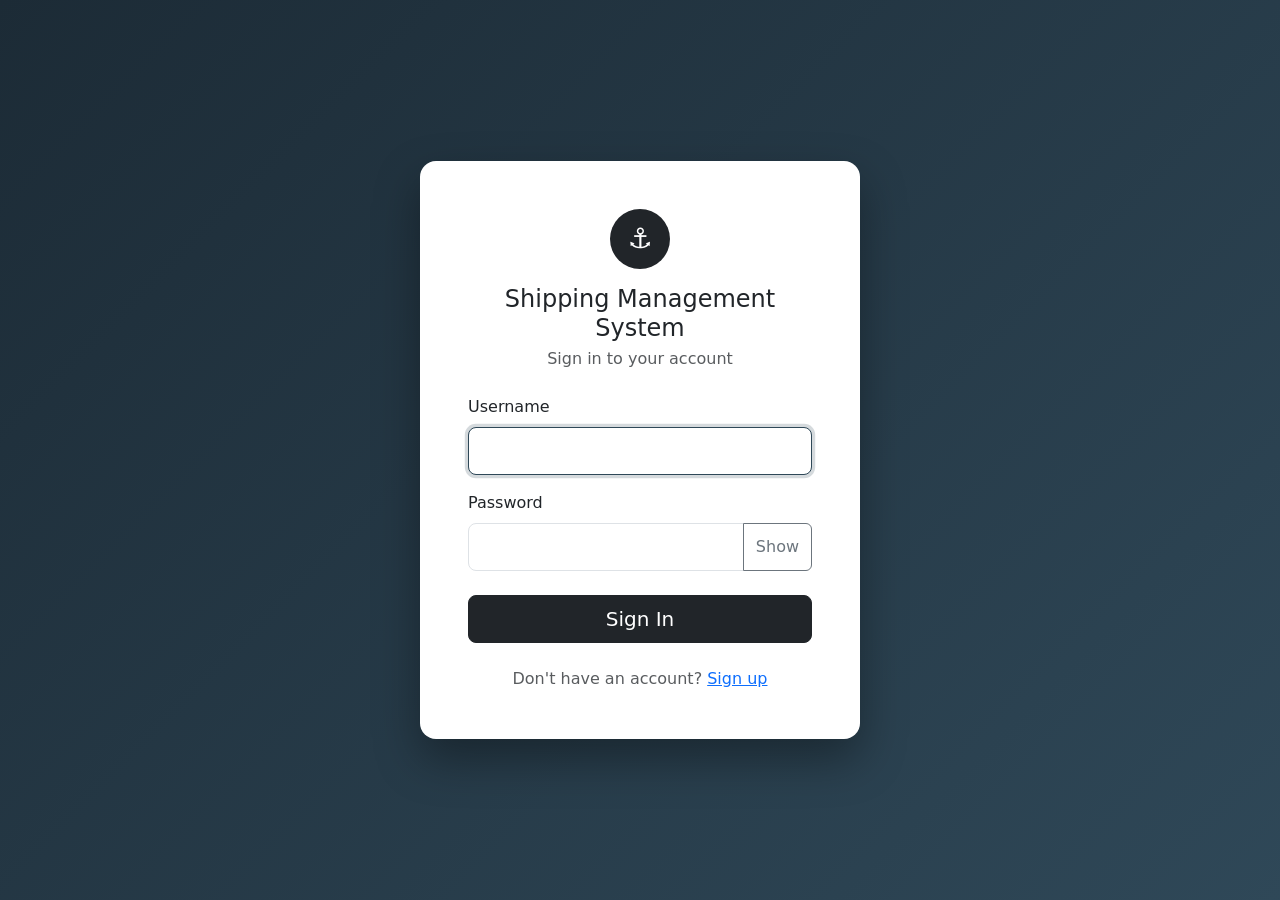
<file: TrainingShippingSystem/Frontend/index.html>
﻿

<!DOCTYPE html>
<html lang="en">

<head>
    <meta charset="UTF-8">

    <meta name="viewport"
          content="width=device-width, initial-scale=1.0">

    <title>Shipping Management System</title>

    <link href="https://cdn.jsdelivr.net/npm/bootstrap@5.3.3/dist/css/bootstrap.min.css"
          rel="stylesheet">

    <link rel="stylesheet" href="css/style.css">
</head>

<body>

    <!-- Navigation -->
    <nav class="navbar navbar-expand-lg navbar-dark bg-dark">
        <div class="container">

            <a class="navbar-brand" href="index.html">
                Shipping Management System
            </a>

            <button class="navbar-toggler"
                    type="button"
                    data-bs-toggle="collapse"
                    data-bs-target="#navbarNav">
                <span class="navbar-toggler-icon"></span>
            </button>

            <div class="collapse navbar-collapse" id="navbarNav">

                <ul class="navbar-nav ms-auto align-items-lg-center">

                    <li class="nav-item">
                        <a class="nav-link active" href="index.html">Dashboard</a>
                    </li>

                    <li class="nav-item">
                        <a class="nav-link" href="clients.html">Clients</a>
                    </li>

                    <li class="nav-item">
                        <a class="nav-link" href="voyages.html">Voyages</a>
                    </li>

                    <li class="nav-item">
                        <a class="nav-link" href="bills.html">Bills</a>
                    </li>

                    <li class="nav-item">
                        <a class="nav-link" href="containers.html">Containers</a>
                    </li>

                    <li class="nav-item">
                        <a class="nav-link" href="reports.html">Reports</a>
                    </li>

                    <li class="nav-item">
                        <a class="nav-link" href="audit-logs.html">Audit Logs</a>
                    </li>

                    <li class="nav-item nav-user">
                        <span class="nav-user-name" id="currentUser"></span>
                        <a href="#" class="nav-logout" onclick="logout(); return false;">Logout</a>
                    </li>

                </ul>

            </div>
        </div>
    </nav>


    <div class="container">

        <!-- Page Title -->
        <div class="text-center">

            <h1 class="page-title">
                Shipping Management System
            </h1>

            <p class="lead">
                Manage Clients, Voyages, Bills and Containers in one place
            </p>

        </div>


        <!-- Dashboard Statistics -->
        <div class="row mt-5">

            <div class="col-md-3 mb-4">

                <div class="card text-center p-4">

                    <h5>Total Clients</h5>

                    <h2 id="totalClients">
                        0
                    </h2>

                </div>

            </div>


            <div class="col-md-3 mb-4">

                <div class="card text-center p-4">

                    <h5>Total Voyages</h5>

                    <h2 id="totalVoyages">
                        0
                    </h2>

                </div>

            </div>


            <div class="col-md-3 mb-4">

                <div class="card text-center p-4">

                    <h5>Total Bills</h5>

                    <h2 id="totalBills">
                        0
                    </h2>

                </div>

            </div>


            <div class="col-md-3 mb-4">

                <div class="card text-center p-4">

                    <h5>Total Containers</h5>

                    <h2 id="totalContainers">
                        0
                    </h2>

                </div>

            </div>

        </div>


        <!-- System Modules -->
        <div class="row mt-4">

            <div class="col-md-4 mb-4">

                <div class="card text-center p-4">

                    <h4>Clients</h4>

                    <p>
                        Manage shipping clients.
                    </p>

                    <a href="clients.html"
                       class="btn btn-primary">

                        Manage Clients

                    </a>

                </div>

            </div>


            <div class="col-md-4 mb-4">

                <div class="card text-center p-4">

                    <h4>Voyages</h4>

                    <p>
                        Manage shipping voyages.
                    </p>

                    <a href="voyages.html"
                       class="btn btn-primary">

                        Manage Voyages

                    </a>

                </div>

            </div>


            <div class="col-md-4 mb-4">

                <div class="card text-center p-4">

                    <h4>Bills</h4>

                    <p>
                        Manage shipping bills.
                    </p>

                    <a href="bills.html"
                       class="btn btn-primary">

                        Manage Bills

                    </a>

                </div>

            </div>


            <div class="col-md-6 mb-4">

                <div class="card text-center p-4">

                    <h4>Containers</h4>

                    <p>
                        Manage shipping containers.
                    </p>

                    <a href="containers.html"
                       class="btn btn-primary">

                        Manage Containers

                    </a>

                </div>

            </div>


            <div class="col-md-6 mb-4">

                <div class="card text-center p-4">

                    <h4>Reports</h4>

                    <p>
                        View shipping summary reports.
                    </p>

                    <a href="reports.html"
                       class="btn btn-success">

                        View Reports

                    </a>

                </div>

            </div>

        </div>

    </div>


    <!-- jQuery -->
    <script src="https://code.jquery.com/jquery-3.7.1.min.js"></script>

    <!-- Auth (لازم بعد jQuery وقبل ملف الصفحة) -->
    <script src="js/auth.js"></script>

    <!-- Dashboard JavaScript -->
    <script src="js/dashboard.js"></script>

    <!-- Bootstrap -->
    <script src="https://cdn.jsdelivr.net/npm/bootstrap@5.3.3/dist/js/bootstrap.bundle.min.js">
    </script>

</body>

</html>
</file>
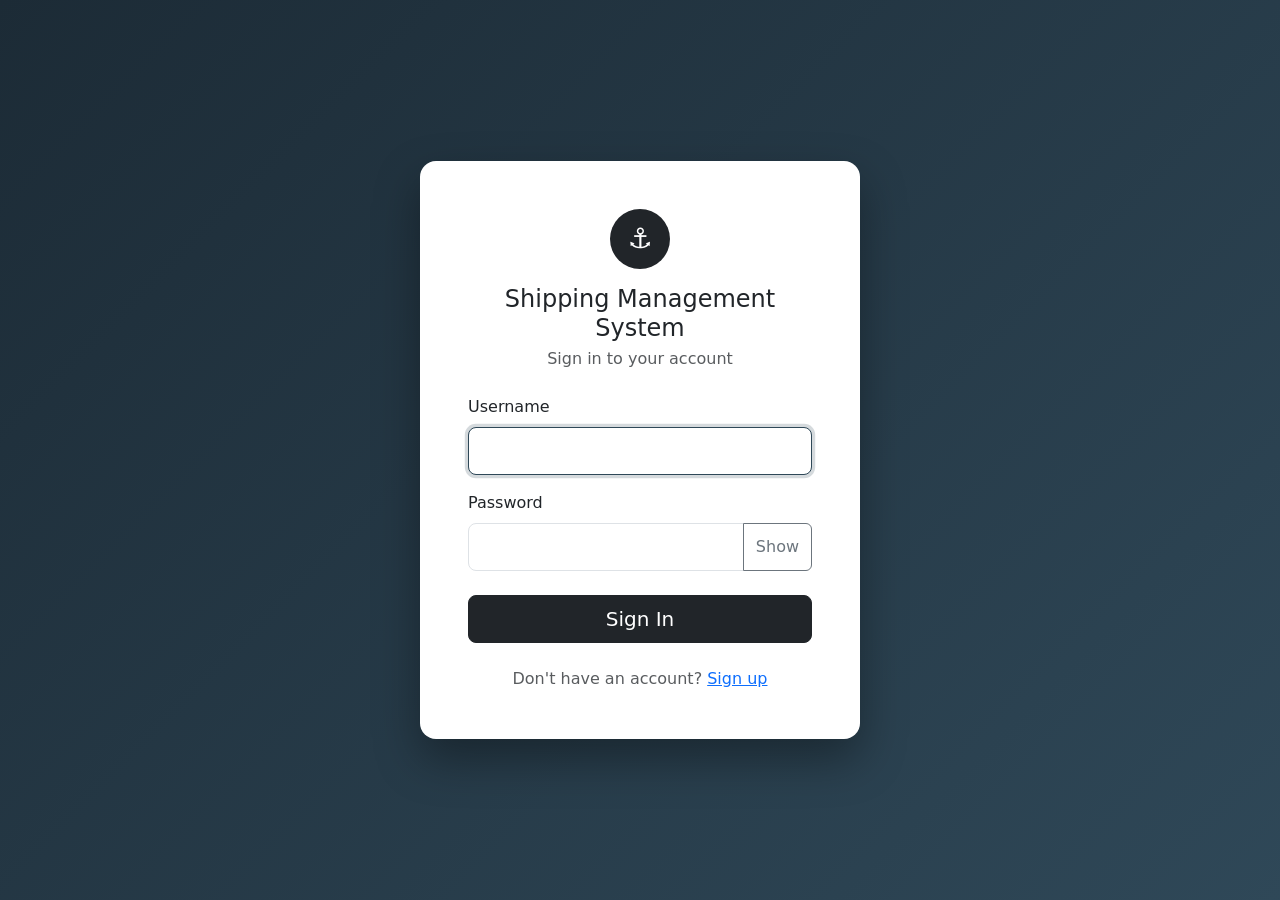
<file: TrainingShippingSystem/Frontend/audit-logs.html>
﻿<!DOCTYPE html>
<html lang="en">
<head>
    <meta charset="UTF-8">
    <meta name="viewport" content="width=device-width, initial-scale=1.0">

    <title>Audit Logs - Shipping Management System</title>

    <link href="https://cdn.jsdelivr.net/npm/bootstrap@5.3.3/dist/css/bootstrap.min.css"
          rel="stylesheet">

    <link rel="stylesheet" href="css/style.css">
</head>

<body>

    <nav class="navbar navbar-expand-lg navbar-dark bg-dark">
        <div class="container">

            <a class="navbar-brand" href="index.html">
                Shipping Management System
            </a>

            <button class="navbar-toggler"
                    type="button"
                    data-bs-toggle="collapse"
                    data-bs-target="#navbarNav">
                <span class="navbar-toggler-icon"></span>
            </button>

            <div class="collapse navbar-collapse" id="navbarNav">

                <ul class="navbar-nav ms-auto align-items-lg-center">

                    <li class="nav-item">
                        <a class="nav-link " href="index.html">Dashboard</a>
                    </li>

                    <li class="nav-item">
                        <a class="nav-link" href="clients.html">Clients</a>
                    </li>

                    <li class="nav-item">
                        <a class="nav-link" href="voyages.html">Voyages</a>
                    </li>

                    <li class="nav-item">
                        <a class="nav-link" href="bills.html">Bills</a>
                    </li>

                    <li class="nav-item">
                        <a class="nav-link" href="containers.html">Containers</a>
                    </li>

                    <li class="nav-item">
                        <a class="nav-link" href="reports.html">Reports</a>
                    </li>

                    <li class="nav-item">
                        <a class="nav-link active" href="audit-logs.html">Audit Logs</a>
                    </li>

                    <li class="nav-item nav-user">
                        <span class="nav-user-name" id="currentUser"></span>
                        <a href="#" class="nav-logout" onclick="logout(); return false;">Logout</a>
                    </li>

                </ul>

            </div>
        </div>
    </nav>

    <div class="container">

        <div class="d-flex justify-content-between align-items-center flex-wrap mb-4">
            <div>
                <h2 class="page-title mb-1">Audit Trail</h2>
                <p class="text-muted mb-0">
                    Monitor and review all activities performed in the system.
                </p>
            </div>

            <button class="btn btn-dark mt-3 mt-md-0" id="refreshBtn">
                Refresh Logs
            </button>
        </div>

        <!-- Statistics -->
        <div class="row mb-4">

            <div class="col-md-4 mb-3">
                <div class="card audit-stat-card">
                    <div class="card-body">
                        <p class="text-muted mb-1">Total Activities</p>
                        <h3 id="totalActivities">0</h3>
                    </div>
                </div>
            </div>

            <div class="col-md-4 mb-3">
                <div class="card audit-stat-card">
                    <div class="card-body">
                        <p class="text-muted mb-1">Current Page</p>
                        <h3 id="currentPage">1</h3>
                    </div>
                </div>
            </div>

            <div class="col-md-4 mb-3">
                <div class="card audit-stat-card">
                    <div class="card-body">
                        <p class="text-muted mb-1">Total Pages</p>
                        <h3 id="totalPages">0</h3>
                    </div>
                </div>
            </div>

        </div>

        <!-- Filters -->
        <div class="card form-card">
            <div class="card-body">

                <h5 class="mb-3">Search & Filters</h5>

                <form id="filterForm">

                    <div class="row g-3">

                        <div class="col-md-4">
                            <label for="searchInput" class="form-label">
                                Search
                            </label>
                            <input type="text"
                                   class="form-control"
                                   id="searchInput"
                                   placeholder="Search by description or record ID">
                        </div>

                        <div class="col-md-4">
                            <label for="userFilter" class="form-label">
                                User
                            </label>
                            <select class="form-select" id="userFilter">
                                <option value="">All Users</option>
                            </select>
                        </div>

                        <div class="col-md-4">
                            <label for="moduleFilter" class="form-label">
                                Module
                            </label>
                            <select class="form-select" id="moduleFilter">
                                <option value="">All Modules</option>
                            </select>
                        </div>

                        <div class="col-md-4">
                            <label for="actionFilter" class="form-label">
                                Action Type
                            </label>
                            <select class="form-select" id="actionFilter">
                                <option value="">All Actions</option>
                                <option value="LOGIN">LOGIN</option>
                                <option value="CREATE">CREATE</option>
                                <option value="UPDATE">UPDATE</option>
                                <option value="DELETE">DELETE</option>
                            </select>
                        </div>

                        <div class="col-md-4">
                            <label for="fromDate" class="form-label">
                                From Date
                            </label>
                            <input type="date"
                                   class="form-control"
                                   id="fromDate">
                        </div>

                        <div class="col-md-4">
                            <label for="toDate" class="form-label">
                                To Date
                            </label>
                            <input type="date"
                                   class="form-control"
                                   id="toDate">
                        </div>

                        <div class="col-md-4">
                            <label for="pageSize" class="form-label">
                                Records Per Page
                            </label>
                            <select class="form-select" id="pageSize">
                                <option value="5">5</option>
                                <option value="10" selected>10</option>
                                <option value="20">20</option>
                                <option value="50">50</option>
                            </select>
                        </div>

                        <div class="col-md-8 d-flex align-items-end gap-2">
                            <button type="submit" class="btn btn-primary">
                                Apply Filters
                            </button>

                            <button type="button"
                                    class="btn btn-outline-secondary"
                                    id="resetBtn">
                                Reset
                            </button>
                        </div>

                    </div>

                </form>

            </div>
        </div>

        <!-- Audit Logs Table -->
        <div class="table-container">

            <div class="d-flex justify-content-between align-items-center mb-3">
                <h5 class="mb-0">Activity History</h5>
                <span class="text-muted small" id="resultsInfo">
                    Loading records...
                </span>
            </div>

            <div id="errorMessage"
                 class="alert alert-danger d-none"
                 role="alert">
            </div>

            <div id="loadingMessage" class="text-center py-4">
                Loading audit logs...
            </div>

            <div class="table-responsive">
                <table class="table table-hover align-middle">

                    <thead class="table-dark">
                        <tr>
                            <th>ID</th>
                            <th>Date & Time</th>
                            <th>User</th>
                            <th>Module</th>
                            <th>Action</th>
                            <th>Record ID</th>
                            <th>Description</th>
                            <th>Details</th>
                        </tr>
                    </thead>

                    <tbody id="auditLogsTableBody">
                    </tbody>

                </table>
            </div>

            <div id="emptyMessage"
                 class="text-center text-muted py-4 d-none">
                No audit logs found.
            </div>

            <!-- Pagination -->
            <div class="d-flex justify-content-between align-items-center flex-wrap mt-3">

                <div class="text-muted small mb-2" id="paginationInfo">
                </div>

                <nav aria-label="Audit logs pagination">
                    <ul class="pagination mb-0" id="pagination">
                    </ul>
                </nav>

            </div>

        </div>

    </div>

    <!-- Details Modal -->
    <div class="modal fade"
         id="detailsModal"
         tabindex="-1"
         aria-labelledby="detailsModalLabel"
         aria-hidden="true">

        <div class="modal-dialog modal-lg modal-dialog-centered">

            <div class="modal-content">

                <div class="modal-header bg-dark text-white">
                    <h5 class="modal-title" id="detailsModalLabel">
                        Audit Log Details
                    </h5>

                    <button type="button"
                            class="btn-close btn-close-white"
                            data-bs-dismiss="modal"
                            aria-label="Close">
                    </button>
                </div>

                <div class="modal-body">

                    <div id="detailsLoading" class="text-center py-3">
                        Loading details...
                    </div>

                    <div id="detailsError"
                         class="alert alert-danger d-none">
                    </div>

                    <div id="detailsContent" class="d-none">

                        <div class="row mb-3">

                            <div class="col-md-6">
                                <strong>Log ID:</strong>
                                <span id="detailLogId"></span>
                            </div>

                            <div class="col-md-6">
                                <strong>User:</strong>
                                <span id="detailUser"></span>
                            </div>

                            <div class="col-md-6 mt-2">
                                <strong>Module:</strong>
                                <span id="detailModule"></span>
                            </div>

                            <div class="col-md-6 mt-2">
                                <strong>Action:</strong>
                                <span id="detailAction"></span>
                            </div>

                            <div class="col-12 mt-2">
                                <strong>Description:</strong>
                                <span id="detailDescription"></span>
                            </div>

                        </div>

                        <hr>

                        <h6 class="mb-3" id="detailsTitle">Changed Fields</h6>

                        <div class="table-responsive" id="detailsTableWrapper">
                            <table class="table table-bordered table-hover">

                                <thead class="table-light" id="detailsTableHead">
                                    <tr>
                                        <th>Field Name</th>
                                        <th>Old Value</th>
                                        <th>New Value</th>
                                    </tr>
                                </thead>

                                <tbody id="detailsTableBody">
                                </tbody>

                            </table>
                        </div>

                        <div id="noDetailsMessage"
                             class="alert alert-info d-none">
                            No field changes were recorded for this activity.
                        </div>

                    </div>

                </div>

                <div class="modal-footer">
                    <button type="button"
                            class="btn btn-secondary"
                            data-bs-dismiss="modal">
                        Close
                    </button>
                </div>

            </div>

        </div>
    </div>

    <script src="https://code.jquery.com/jquery-3.7.1.min.js"></script>

    <script src="js/auth.js"></script>

    <script src="https://cdn.jsdelivr.net/npm/bootstrap@5.3.3/dist/js/bootstrap.bundle.min.js"></script>

    <script src="js/audit-logs.js"></script>

</body>
</html>
</file>
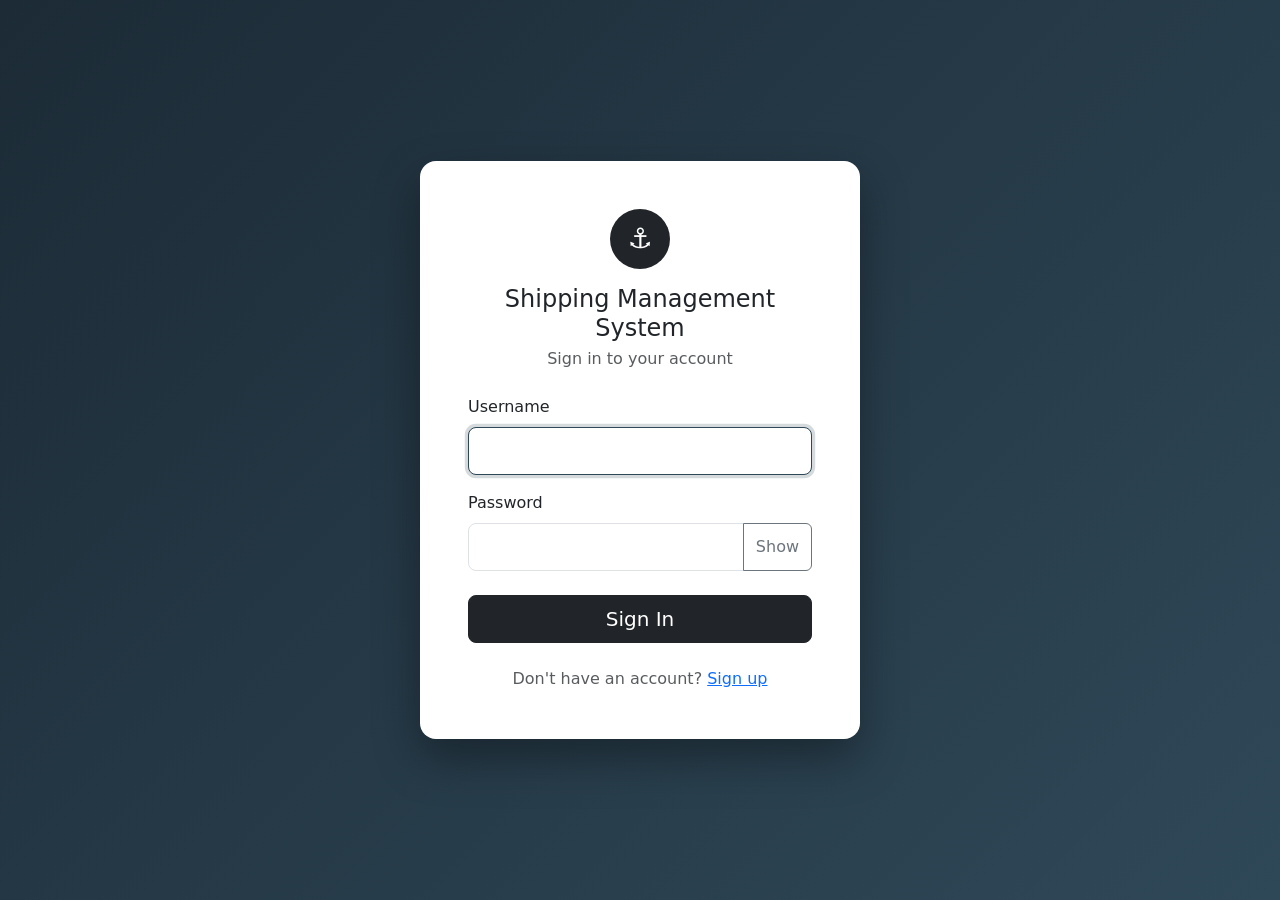
<file: TrainingShippingSystem/Frontend/login.html>
﻿<!DOCTYPE html>
<html lang="en">
<head>
    <meta charset="utf-8" />
    <meta name="viewport" content="width=device-width, initial-scale=1" />
    <title>Sign In - Shipping Management</title>
    <link href="https://cdn.jsdelivr.net/npm/bootstrap@5.3.3/dist/css/bootstrap.min.css" rel="stylesheet" />
    <link href="css/auth.css" rel="stylesheet" />
</head>
<body class="auth-page">

    <div class="container">
        <div class="card auth-card mx-auto">
            <div class="card-body p-4 p-md-5">

                <div class="text-center mb-4">
                    <div class="auth-logo">&#9875;</div>
                    <h4 class="mt-3 mb-1">Shipping Management System</h4>
                    <p class="text-muted mb-0">Sign in to your account</p>
                </div>

                <div id="message"></div>

                <form id="loginForm" novalidate>

                    <div class="mb-3">
                        <label class="form-label" for="username">Username</label>
                        <input type="text" id="username"
                               class="form-control form-control-lg"
                               autocomplete="username" />
                    </div>

                    <div class="mb-4">
                        <label class="form-label" for="password">Password</label>
                        <div class="input-group">
                            <input type="password" id="password"
                                   class="form-control form-control-lg"
                                   autocomplete="current-password" />
                            <button type="button"
                                    class="btn btn-outline-secondary toggle-password"
                                    data-target="#password">
                                Show
                            </button>
                        </div>
                    </div>

                    <button type="submit" id="loginBtn" class="btn btn-dark btn-lg w-100">
                        <span class="spinner-border spinner-border-sm me-2 d-none"
                              id="loginSpinner"></span>
                        <span id="loginBtnText">Sign In</span>
                    </button>

                </form>

                <p class="text-center text-muted mt-4 mb-0">
                    Don't have an account?
                    <a href="register.html">Sign up</a>
                </p>

            </div>
        </div>
    </div>

    <script src="https://code.jquery.com/jquery-3.7.1.min.js"></script>
    <script src="js/auth.js"></script>
    <script src="js/login.js"></script>
</body>
</html>
</file>
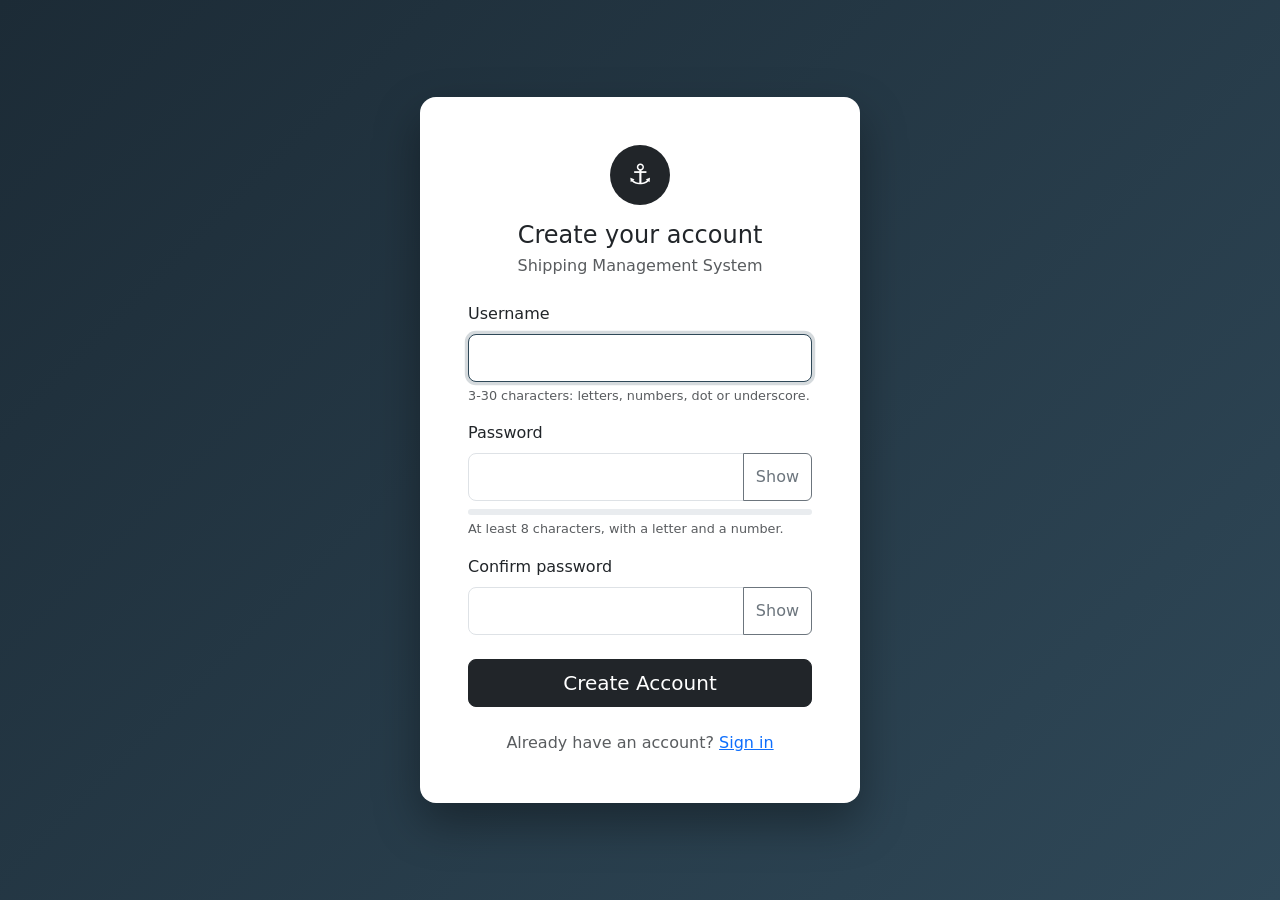
<file: TrainingShippingSystem/Frontend/register.html>
﻿<!DOCTYPE html>
<html lang="en">
<head>
    <meta charset="utf-8" />
    <meta name="viewport" content="width=device-width, initial-scale=1" />
    <title>Sign Up - Shipping Management</title>
    <link href="https://cdn.jsdelivr.net/npm/bootstrap@5.3.3/dist/css/bootstrap.min.css" rel="stylesheet" />
    <link href="css/auth.css" rel="stylesheet" />
</head>
<body class="auth-page">

    <div class="container">
        <div class="card auth-card mx-auto">
            <div class="card-body p-4 p-md-5">

                <div class="text-center mb-4">
                    <div class="auth-logo">&#9875;</div>
                    <h4 class="mt-3 mb-1">Create your account</h4>
                    <p class="text-muted mb-0">Shipping Management System</p>
                </div>

                <div id="message"></div>

                <form id="registerForm" novalidate>

                    <div class="mb-3">
                        <label class="form-label" for="username">Username</label>
                        <input type="text" id="username"
                               class="form-control form-control-lg"
                               autocomplete="username" maxlength="30" />
                        <div id="usernameError" class="text-danger small mt-1"></div>
                        <div class="form-text password-hint">
                            3-30 characters: letters, numbers, dot or underscore.
                        </div>
                    </div>

                    <div class="mb-3">
                        <label class="form-label" for="password">Password</label>
                        <div class="input-group">
                            <input type="password" id="password"
                                   class="form-control form-control-lg"
                                   autocomplete="new-password" maxlength="100" />
                            <button type="button"
                                    class="btn btn-outline-secondary toggle-password"
                                    data-target="#password">
                                Show
                            </button>
                        </div>
                        <div class="progress mt-2" style="height: 6px;">
                            <div id="strengthBar" class="progress-bar" style="width: 0%;"></div>
                        </div>
                        <small id="strengthText" class="text-muted"></small>
                        <div id="passwordError" class="text-danger small mt-1"></div>
                        <div class="form-text password-hint">
                            At least 8 characters, with a letter and a number.
                        </div>
                    </div>

                    <div class="mb-4">
                        <label class="form-label" for="confirmPassword">Confirm password</label>
                        <div class="input-group">
                            <input type="password" id="confirmPassword"
                                   class="form-control form-control-lg"
                                   autocomplete="new-password" maxlength="100" />
                            <button type="button"
                                    class="btn btn-outline-secondary toggle-password"
                                    data-target="#confirmPassword">
                                Show
                            </button>
                        </div>
                        <div id="confirmPasswordError" class="text-danger small mt-1"></div>
                    </div>

                    <button type="submit" id="registerBtn" class="btn btn-dark btn-lg w-100">
                        <span class="spinner-border spinner-border-sm me-2 d-none"
                              id="registerSpinner"></span>
                        <span id="registerBtnText">Create Account</span>
                    </button>

                </form>

                <p class="text-center text-muted mt-4 mb-0">
                    Already have an account?
                    <a href="login.html">Sign in</a>
                </p>

            </div>
        </div>
    </div>

    <script src="https://code.jquery.com/jquery-3.7.1.min.js"></script>
    <script src="js/auth.js"></script>
    <script src="js/register.js"></script>
</body>
</html>
</file>
<file: TrainingShippingSystem/Frontend/css/style.css>
﻿body {
    background-color: #f5f7fb;
    font-family: Arial, sans-serif;
}

.navbar-brand {
    font-weight: bold;
}

.page-title {
    margin-bottom: 25px;
    font-weight: bold;
}

.card {
    border: none;
    border-radius: 10px;
    box-shadow: 0 2px 10px rgba(0, 0, 0, 0.08);
}

.form-card {
    margin-bottom: 30px;
}

.table-container {
    background-color: white;
    padding: 20px;
    border-radius: 10px;
    box-shadow: 0 2px 10px rgba(0, 0, 0, 0.05);
}

.action-btn {
    margin-right: 5px;
}

.error-message {
    color: #dc3545;
    margin-top: 10px;
}

.success-message {
    color: #198754;
    margin-top: 10px;
}

.navbar {
    margin-bottom: 30px;
}

.container {
    padding-bottom: 40px;
}

/* Audit Logs */

.audit-stat-card {
    border-left: 4px solid #0d6efd;
}

    .audit-stat-card .card-body {
        padding: 22px;
    }

    .audit-stat-card h3 {
        font-weight: bold;
        margin-bottom: 0;
    }

#filterForm .form-label {
    font-weight: 600;
    font-size: 14px;
}

#filterForm .form-control,
#filterForm .form-select {
    min-height: 40px;
}

#auditLogsTableBody td {
    font-size: 14px;
    vertical-align: middle;
}

#auditLogsTableBody .description-cell {
    min-width: 200px;
    max-width: 300px;
}

.audit-action {
    display: inline-block;
    padding: 5px 10px;
    border-radius: 20px;
    font-size: 11px;
    font-weight: bold;
}

.action-create {
    background-color: #d1e7dd;
    color: #0f5132;
}

.action-update {
    background-color: #cfe2ff;
    color: #084298;
}

.action-delete {
    background-color: #f8d7da;
    color: #842029;
}

.action-login {
    background-color: #e2d9f3;
    color: #432874;
}

.details-btn {
    white-space: nowrap;
}

#pagination .page-link {
    cursor: pointer;
}

#pagination .page-item.disabled .page-link {
    cursor: not-allowed;
}

.modal-content {
    border: none;
    border-radius: 12px;
    overflow: hidden;
}

.modal-header {
    border-bottom: none;
}

#detailsTableBody td {
    word-break: break-word;
}

@media (max-width: 768px) {
    .table-container {
        padding: 12px;
    }

    .page-title {
        font-size: 24px;
    }

    .audit-stat-card {
        margin-bottom: 10px;
    }
}





/* ===== Navbar user block ===== */
.nav-user {
    display: flex;
    align-items: center;
    gap: 10px;
    margin-left: 1rem;
    padding-left: 1rem;
    border-left: 1px solid rgba(255, 255, 255, 0.25);
}

.nav-user-name {
    color: #fff;
    font-size: 0.9rem;
    font-weight: 600;
    white-space: nowrap;
    padding: 5px 14px;
    background: rgba(255, 255, 255, 0.12);
    border-radius: 20px;
}

    .nav-user-name:empty {
        display: none;
    }

.nav-logout {
    color: #fff;
    font-size: 0.9rem;
    text-decoration: none;
    padding: 4px 12px;
    border: 1px solid rgba(255, 255, 255, 0.6);
    border-radius: 6px;
    transition: background 0.2s, color 0.2s;
}

    .nav-logout:hover {
        background: #fff;
        color: #212529;
    }

/* Mobile (collapsed menu) */
@media (max-width: 991.98px) {
    .nav-user {
        margin: 0.5rem 0 0;
        padding: 0.75rem 0 0;
        border-left: 0;
        border-top: 1px solid rgba(255, 255, 255, 0.25);
    }
}
</file>
<file: TrainingShippingSystem/Frontend/css/auth.css>
﻿body.auth-page {
    min-height: 100vh;
    display: flex;
    align-items: center;
    justify-content: center;
    padding: 24px 0;
    background: linear-gradient(135deg, #1c2b36 0%, #2f4858 100%);
    font-family: system-ui, "Segoe UI", Roboto, Arial, sans-serif;
}

.auth-card {
    width: 100%;
    max-width: 440px;
    border: 0;
    border-radius: 16px;
    box-shadow: 0 20px 45px rgba(0, 0, 0, 0.35);
}

.auth-logo {
    width: 60px;
    height: 60px;
    margin: 0 auto;
    display: flex;
    align-items: center;
    justify-content: center;
    font-size: 28px;
    color: #fff;
    background: #212529;
    border-radius: 50%;
}

.auth-card .form-control:focus {
    border-color: #2f4858;
    box-shadow: 0 0 0 0.2rem rgba(47, 72, 88, 0.2);
}

.password-hint {
    font-size: 0.8rem;
}
</file>
